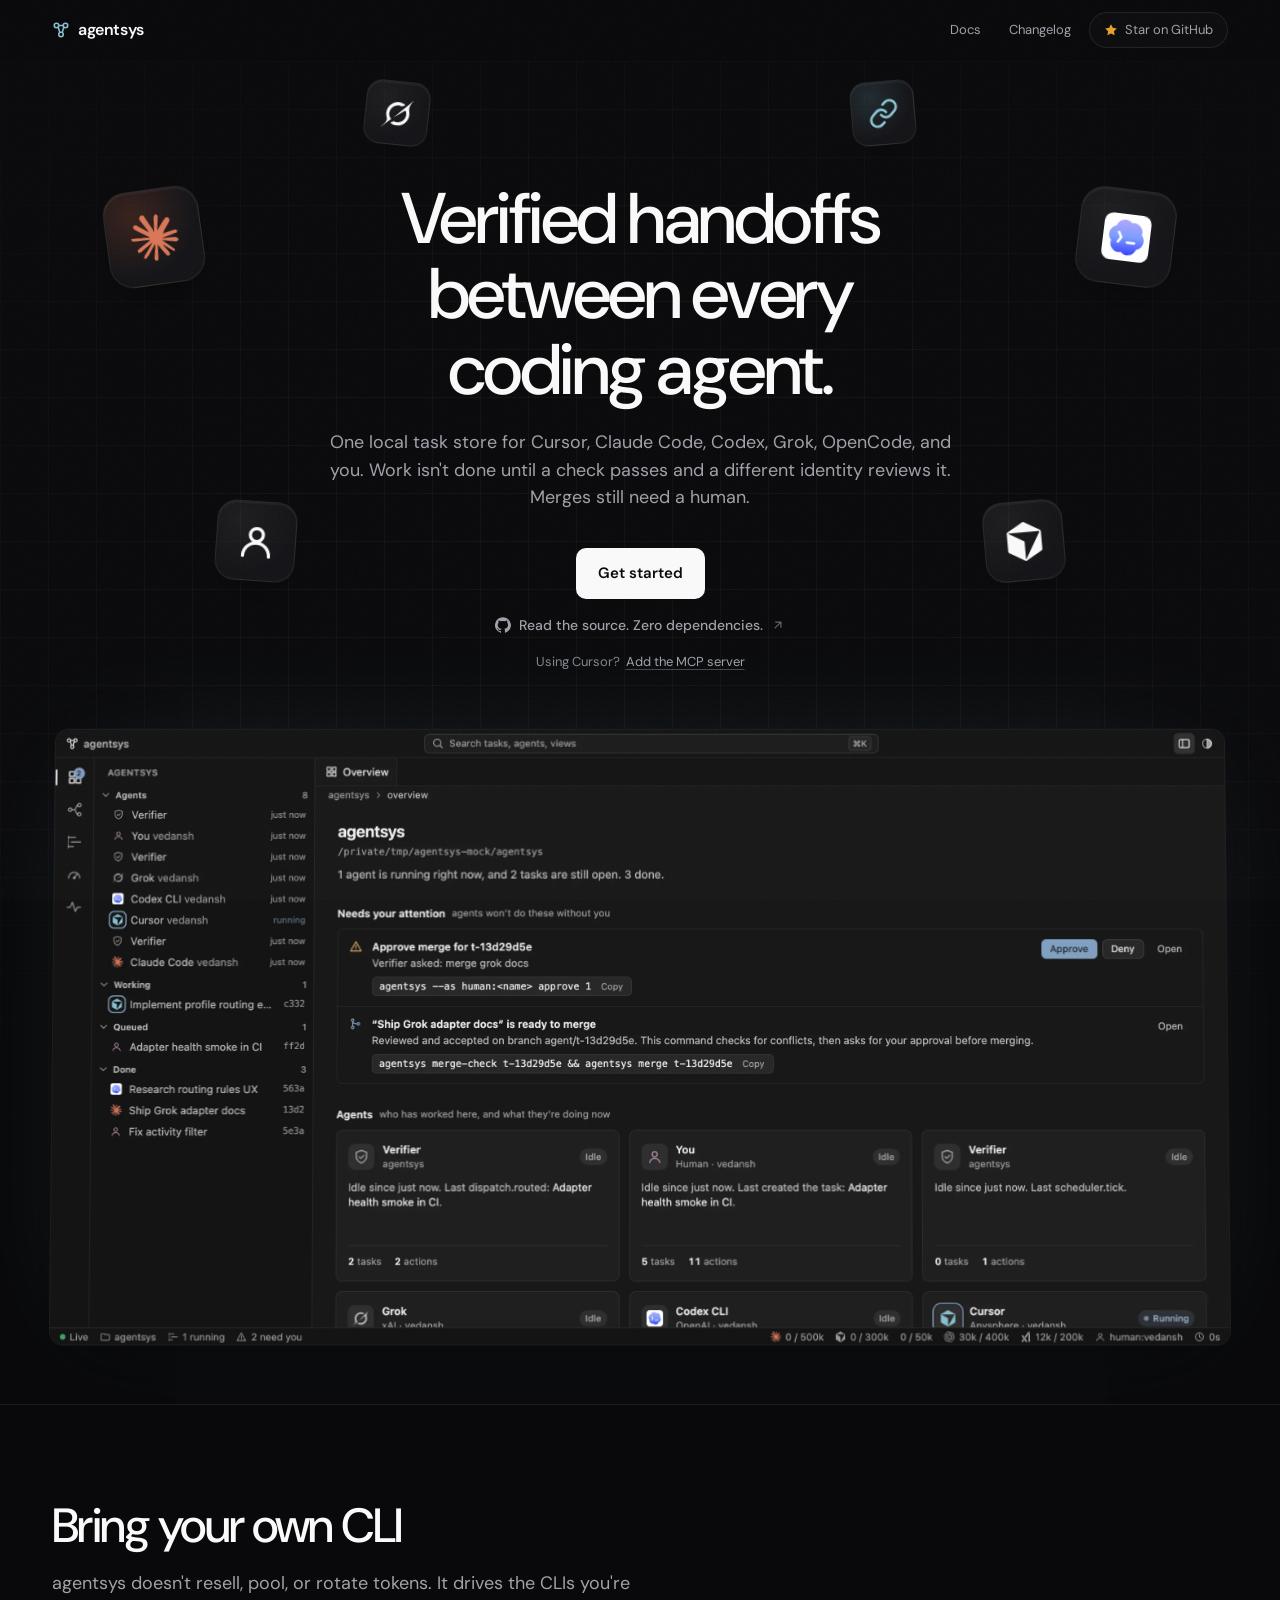
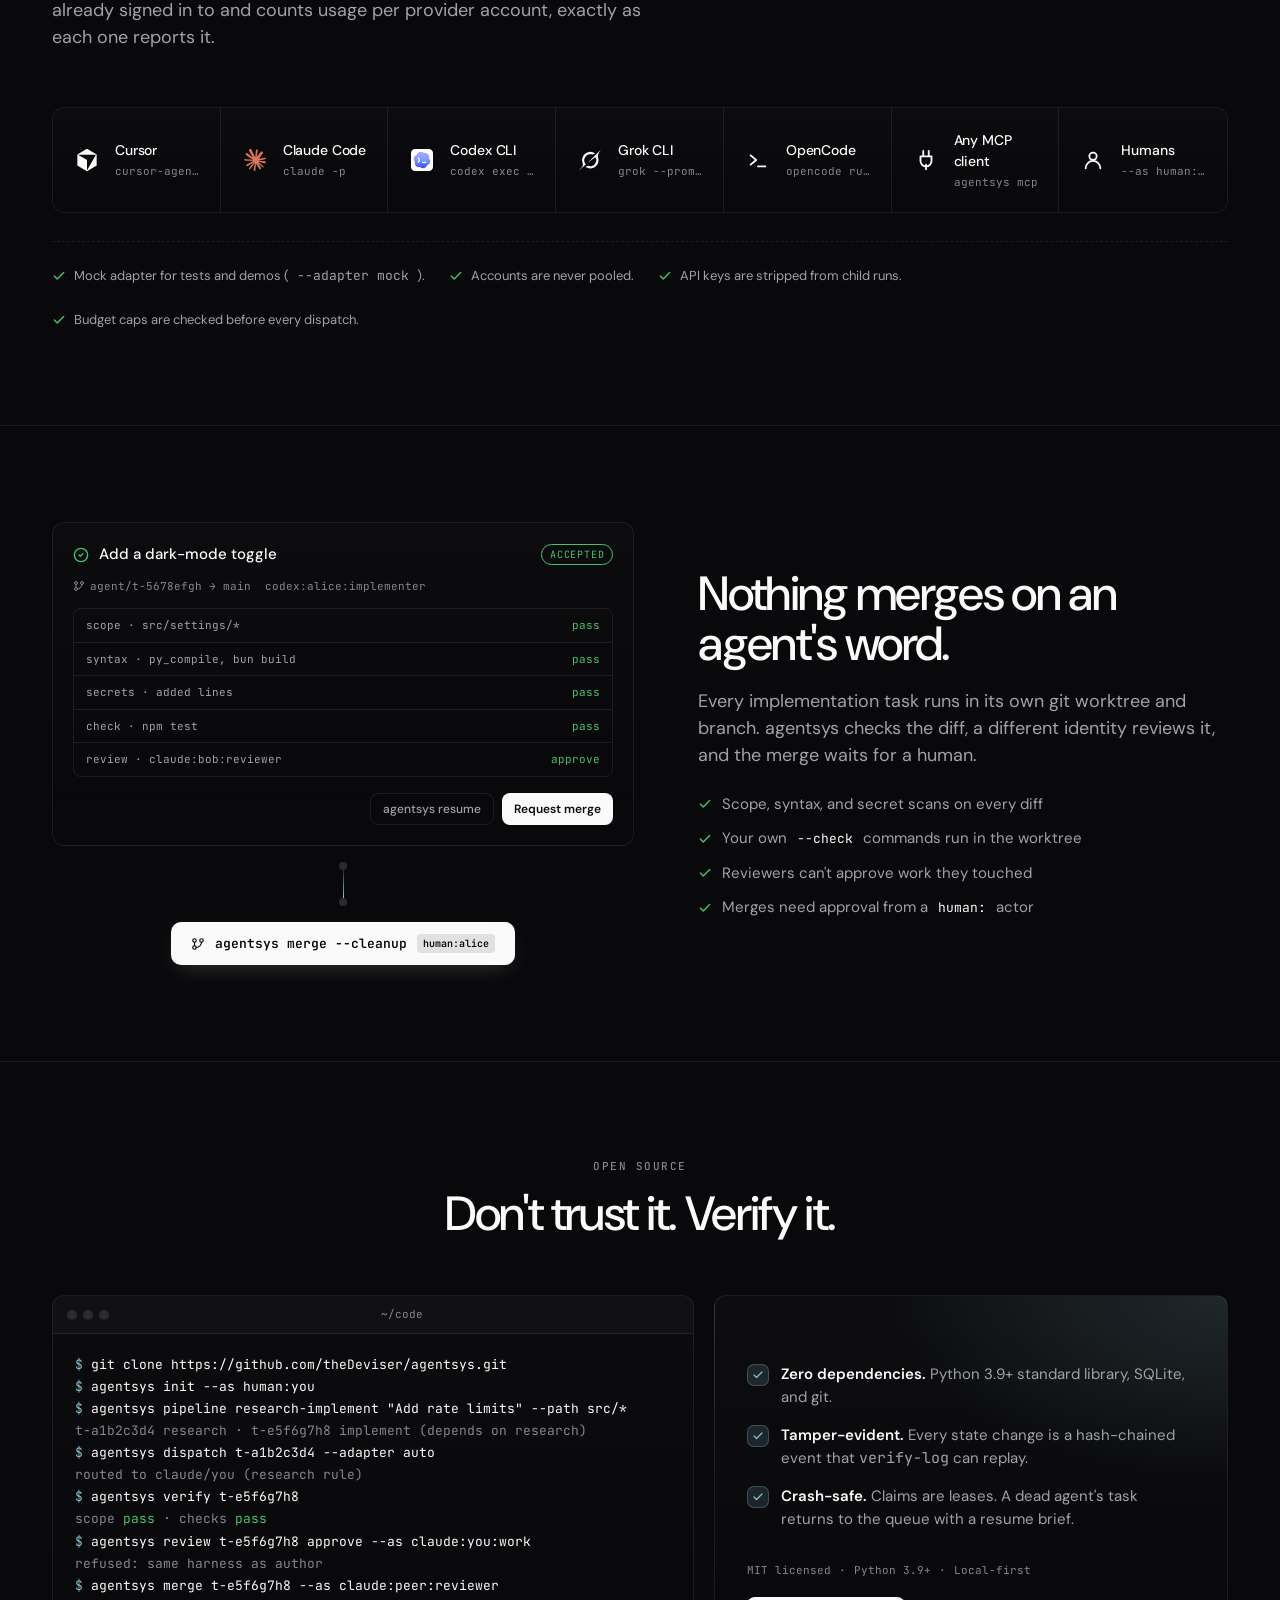
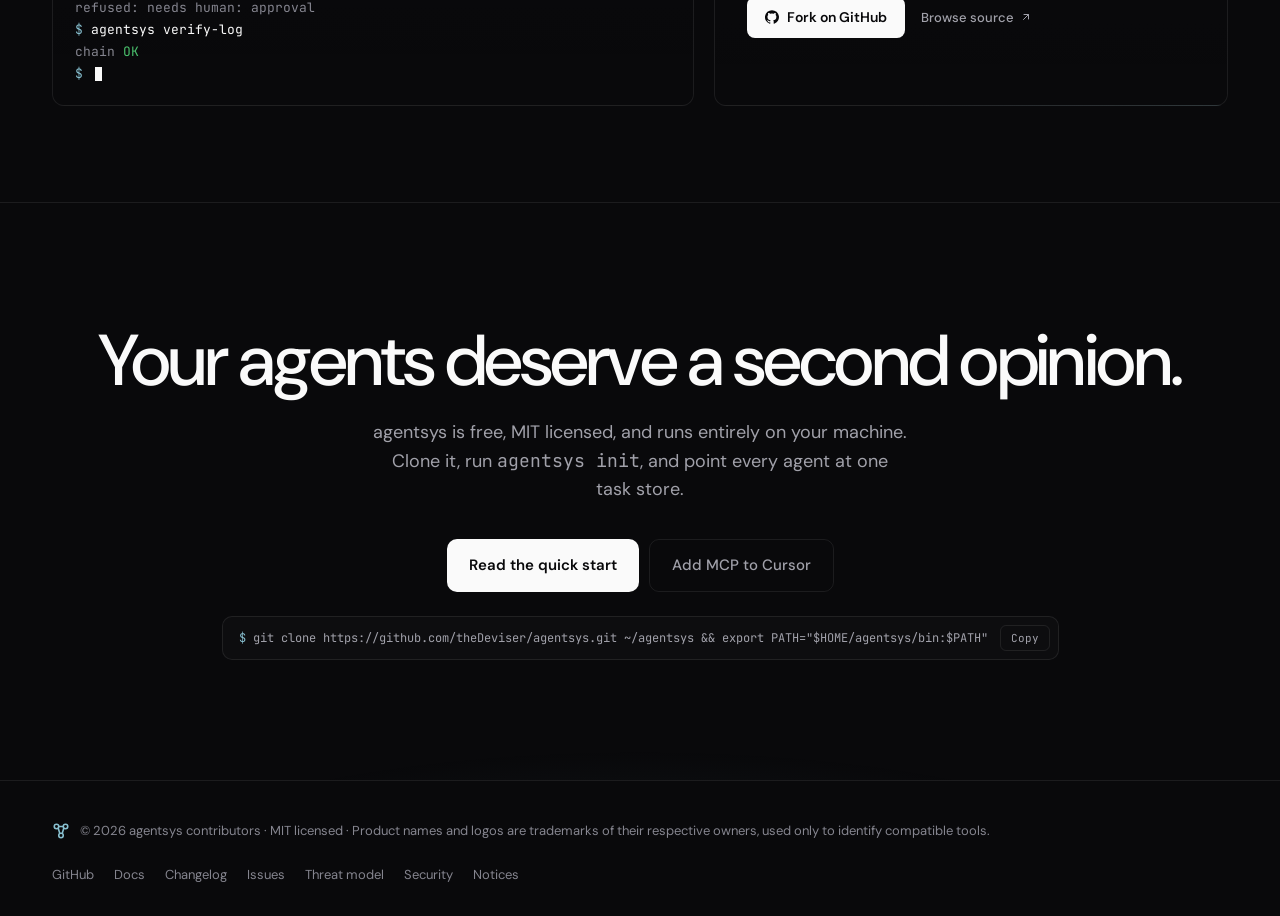
<file: site/index.html>
<!doctype html>
<html lang="en">
<head>
<meta charset="utf-8">
<meta name="viewport" content="width=device-width, initial-scale=1">
<title>agentsys — verified handoffs between coding agents</title>
<meta name="description" content="One local task store for Cursor, Claude Code, Codex, Grok, OpenCode, and you. Work isn't done until a check passes and a different identity reviews it. Merges need a human.">
<meta property="og:title" content="agentsys — verified handoffs between coding agents">
<meta property="og:description" content="Local-first coordination for Cursor, Claude Code, Codex, Grok, OpenCode, and humans. Gates, independent review, hash-chained audit log.">
<meta property="og:image" content="https://thedeviser.github.io/agentsys/img/dashboard-overview.webp">
<meta name="theme-color" content="#09090b">
<link rel="icon" href="data:image/svg+xml,%3Csvg xmlns='http://www.w3.org/2000/svg' viewBox='0 0 16 16' fill='none' stroke='%2388C0D0' stroke-width='1.4'%3E%3Ccircle cx='4' cy='4' r='2'/%3E%3Ccircle cx='12' cy='4' r='2'/%3E%3Ccircle cx='8' cy='12' r='2'/%3E%3Cpath d='M5.5 5.4 7 10.4M10.5 5.4 9 10.4M6 4h4'/%3E%3C/svg%3E">
<link rel="preconnect" href="https://fonts.googleapis.com">
<link rel="preconnect" href="https://fonts.gstatic.com" crossorigin>
<link href="https://fonts.googleapis.com/css2?family=DM+Sans:wght@400;500;600&family=JetBrains+Mono:wght@400;500&display=swap" rel="stylesheet">
<link rel="stylesheet" href="css/site.css">
</head>
<body>
<svg width="0" height="0" style="position:absolute" aria-hidden="true">
  <symbol id="i-mark" viewBox="0 0 16 16" fill="none" stroke="currentColor" stroke-width="1.4"><circle cx="4" cy="4" r="2"/><circle cx="12" cy="4" r="2"/><circle cx="8" cy="12" r="2"/><path d="M5.5 5.4 7 10.4M10.5 5.4 9 10.4M6 4h4"/></symbol>
  <symbol id="i-check" viewBox="0 0 24 24" fill="none" stroke="currentColor" stroke-width="2.4" stroke-linecap="round" stroke-linejoin="round"><path d="M20 6 9 17l-5-5"/></symbol>
  <symbol id="i-check-circle" viewBox="0 0 24 24" fill="none" stroke="currentColor" stroke-width="2" stroke-linecap="round" stroke-linejoin="round"><circle cx="12" cy="12" r="10"/><path d="m9 12 2 2 4-4"/></symbol>
  <symbol id="i-branch" viewBox="0 0 24 24" fill="none" stroke="currentColor" stroke-width="2" stroke-linecap="round" stroke-linejoin="round"><circle cx="6" cy="6" r="3"/><circle cx="6" cy="18" r="3"/><circle cx="18" cy="6" r="3"/><path d="M6 9v6M18 9a9 9 0 0 1-9 9"/></symbol>
  <symbol id="i-chain" viewBox="0 0 24 24" fill="none" stroke="currentColor" stroke-width="2" stroke-linecap="round" stroke-linejoin="round"><path d="M10 13a5 5 0 0 0 7.54.54l3-3a5 5 0 0 0-7.07-7.07l-1.72 1.71"/><path d="M14 11a5 5 0 0 0-7.54-.54l-3 3a5 5 0 0 0 7.07 7.07l1.71-1.71"/></symbol>
  <symbol id="i-user" viewBox="0 0 24 24" fill="none" stroke="currentColor" stroke-width="2" stroke-linecap="round" stroke-linejoin="round"><circle cx="12" cy="8" r="4"/><path d="M4 21a8 8 0 0 1 16 0"/></symbol>
  <symbol id="i-plug" viewBox="0 0 24 24" fill="none" stroke="currentColor" stroke-width="2" stroke-linecap="round" stroke-linejoin="round"><path d="M12 22v-5M9 8V2M15 8V2M18 8v5a6 6 0 0 1-12 0V8z"/></symbol>
  <symbol id="i-terminal" viewBox="0 0 24 24" fill="none" stroke="currentColor" stroke-width="2" stroke-linecap="round" stroke-linejoin="round"><path d="m4 17 6-5-6-5M12 19h8"/></symbol>
  <symbol id="i-arrow" viewBox="0 0 24 24" fill="none" stroke="currentColor" stroke-width="2" stroke-linecap="round" stroke-linejoin="round"><path d="M7 17 17 7M8 7h9v9"/></symbol>
  <symbol id="i-star" viewBox="0 0 24 24" fill="currentColor"><path d="m12 2 3.1 6.3 6.9 1-5 4.9 1.2 6.8L12 17.8 5.8 21l1.2-6.8-5-4.9 6.9-1z"/></symbol>
  <symbol id="i-github" viewBox="0 0 24 24" fill="currentColor"><path d="M12 .3a12 12 0 0 0-3.8 23.4c.6.1.8-.3.8-.6v-2c-3.3.7-4-1.6-4-1.6-.6-1.4-1.4-1.8-1.4-1.8-1-.7.1-.7.1-.7 1.2.1 1.8 1.2 1.8 1.2 1 1.8 2.8 1.3 3.5 1 0-.8.4-1.3.7-1.6-2.7-.3-5.5-1.3-5.5-6 0-1.2.5-2.3 1.3-3.1-.2-.4-.6-1.6 0-3.2 0 0 1-.3 3.4 1.2a11.5 11.5 0 0 1 6 0c2.3-1.5 3.3-1.2 3.3-1.2.6 1.6.2 2.8 0 3.2.9.8 1.3 1.9 1.3 3.2 0 4.6-2.8 5.6-5.5 5.9.5.4.9 1 .9 2.2v3.3c0 .3.1.7.8.6A12 12 0 0 0 12 .3"/></symbol>
</svg>

<nav class="nav" id="nav">
  <div class="nav-inner">
    <a class="nav-brand" href="./" aria-label="agentsys home"><svg width="18" height="18"><use href="#i-mark"/></svg>agentsys</a>
    <div class="nav-right">
      <a class="nav-link hide-sm" href="docs/index.html">Docs</a>
      <a class="nav-link" href="changelog.html">Changelog</a>
      <a class="nav-stars" href="https://github.com/theDeviser/agentsys" target="_blank" rel="noopener noreferrer"><svg width="14" height="14"><use href="#i-star"/></svg><span>Star on GitHub</span></a>
    </div>
  </div>
</nav>

<main>
  <section class="hero">
    <div class="hero-grid"></div>
    <div class="hero-float" id="hero-float" aria-hidden="true">
      <span class="hero-float-mark hf-grok"><span class="hero-float-card"><img src="img/icons/grok.svg" alt="" width="24" height="24"></span></span>
      <span class="hero-float-mark hf-chain"><span class="hero-float-card"><svg style="color:var(--accent)"><use href="#i-chain"/></svg></span></span>
      <span class="hero-float-mark hf-claude"><span class="hero-float-card"><img src="img/icons/claude.svg" alt="" width="24" height="24"></span></span>
      <span class="hero-float-mark hf-codex"><span class="hero-float-card"><img src="img/icons/codex.svg" alt="" width="24" height="24"></span></span>
      <span class="hero-float-mark hf-human"><span class="hero-float-card"><svg><use href="#i-user"/></svg></span></span>
      <span class="hero-float-mark hf-cursor"><span class="hero-float-card"><img src="img/icons/cursor.svg" alt="" width="24" height="24"></span></span>
    </div>
    <div class="container hero-inner">
      <h1 class="hero-title display" data-rise><span>Verified handoffs</span><br><span>between every</span><br><span>coding agent.</span></h1>
      <p class="hero-sub" data-rise style="--d:.3s">One local task store for Cursor, Claude Code, Codex, Grok, OpenCode, and you. Work isn't done until a check passes and a different identity reviews it. Merges still need a human.</p>
      <div class="hero-actions" data-rise style="--d:.4s">
        <a class="btn btn-primary btn-lg" href="#get-started">Get started</a>
        <a class="hero-source-link" href="https://github.com/theDeviser/agentsys" target="_blank" rel="noopener noreferrer"><svg width="16" height="16"><use href="#i-github"/></svg><span>Read the source. Zero dependencies.</span><svg class="arrow" width="14" height="14"><use href="#i-arrow"/></svg></a>
        <p class="hero-mobile-line">Using Cursor? <a href="#" data-install="cursor">Add the MCP server</a></p>
      </div>
      <div data-rise style="--d:.52s">
        <div class="hero-preview">
          <figure class="hero-screenshot-frame">
            <img src="img/dashboard-overview.webp" alt="The agentsys dashboard: agents, budgets, and the decisions waiting on you" width="2880" height="1512" fetchpriority="high">
          </figure>
        </div>
      </div>
    </div>
  </section>

  <section id="harnesses">
    <div class="container">
      <div class="section-head">
        <h2>Bring your own CLI</h2>
        <p>agentsys doesn't resell, pool, or rotate tokens. It drives the CLIs you're already signed in to and counts usage per provider account, exactly as each one reports it.</p>
      </div>
      <div class="harness-grid">
        <div class="harness"><div class="harness-mark"><img src="img/icons/cursor.svg" alt="" width="22" height="22"></div><div class="harness-meta"><div class="harness-name">Cursor</div><div class="harness-tag">cursor-agent -p</div></div></div>
        <div class="harness"><div class="harness-mark"><img src="img/icons/claude.svg" alt="" width="22" height="22"></div><div class="harness-meta"><div class="harness-name">Claude Code</div><div class="harness-tag">claude -p</div></div></div>
        <div class="harness"><div class="harness-mark"><img src="img/icons/codex.svg" alt="" width="22" height="22"></div><div class="harness-meta"><div class="harness-name">Codex CLI</div><div class="harness-tag">codex exec --json</div></div></div>
        <div class="harness"><div class="harness-mark"><img src="img/icons/grok.svg" alt="" width="22" height="22"></div><div class="harness-meta"><div class="harness-name">Grok CLI</div><div class="harness-tag">grok --prompt-file</div></div></div>
        <div class="harness"><div class="harness-mark"><svg><use href="#i-terminal"/></svg></div><div class="harness-meta"><div class="harness-name">OpenCode</div><div class="harness-tag">opencode run --format json</div></div></div>
        <div class="harness"><div class="harness-mark"><svg><use href="#i-plug"/></svg></div><div class="harness-meta"><div class="harness-name">Any MCP client</div><div class="harness-tag">agentsys mcp</div></div></div>
        <div class="harness"><div class="harness-mark"><svg><use href="#i-user"/></svg></div><div class="harness-meta"><div class="harness-name">Humans</div><div class="harness-tag">--as human:you</div></div></div>
      </div>
      <div class="harness-footer">
        <span><svg width="14" height="14"><use href="#i-check"/></svg>Mock adapter for tests and demos (<code>--adapter mock</code>).</span>
        <span><svg width="14" height="14"><use href="#i-check"/></svg>Accounts are never pooled.</span>
        <span><svg width="14" height="14"><use href="#i-check"/></svg>API keys are stripped from child runs.</span>
        <span><svg width="14" height="14"><use href="#i-check"/></svg>Budget caps are checked before every dispatch.</span>
      </div>
    </div>
  </section>

  <section id="gate">
    <div class="container gate-inner">
      <div class="gate-visual" role="img" aria-label="A task that passed verification and review, waiting for a human to merge it">
        <div class="tile task-card">
          <div class="task-head"><svg width="16" height="16"><use href="#i-check-circle"/></svg><span class="task-title">Add a dark-mode toggle</span><span class="task-status">Accepted</span></div>
          <div class="task-meta"><span><svg width="12" height="12"><use href="#i-branch"/></svg>agent/t-5678efgh → main</span><span>codex:alice:implementer</span></div>
          <div class="task-checks">
            <div><code>scope · src/settings/*</code><span class="pass">pass</span></div>
            <div><code>syntax · py_compile, bun build</code><span class="pass">pass</span></div>
            <div><code>secrets · added lines</code><span class="pass">pass</span></div>
            <div><code>check · npm test</code><span class="pass">pass</span></div>
            <div><code>review · claude:bob:reviewer</code><span class="pass">approve</span></div>
          </div>
          <div class="task-foot"><span class="btn btn-ghost">agentsys resume</span><span class="btn btn-primary">Request merge</span></div>
        </div>
        <div class="trail"><div class="trail-dot"></div><div class="trail-line"></div><div class="trail-dot"></div></div>
        <div class="merge-shell"><span class="merge-button"><svg width="14" height="14"><use href="#i-branch"/></svg>agentsys merge --cleanup<span class="merge-kbd">human:alice</span></span></div>
      </div>
      <div class="section-head" style="margin-bottom:0">
        <h2>Nothing merges on an agent's word.</h2>
        <p>Every implementation task runs in its own git worktree and branch. agentsys checks the diff, a different identity reviews it, and the merge waits for a human.</p>
        <ul class="checklist">
          <li><svg width="14" height="14"><use href="#i-check"/></svg>Scope, syntax, and secret scans on every diff</li>
          <li><svg width="14" height="14"><use href="#i-check"/></svg>Your own <code>--check</code> commands run in the worktree</li>
          <li><svg width="14" height="14"><use href="#i-check"/></svg>Reviewers can't approve work they touched</li>
          <li><svg width="14" height="14"><use href="#i-check"/></svg>Merges need approval from a <code>human:</code> actor</li>
        </ul>
      </div>
    </div>
  </section>

  <section id="open">
    <div class="container">
      <div class="section-head open-head"><div class="eyebrow">Open source</div><h2>Don't trust it. Verify it.</h2></div>
      <div class="open-grid">
        <div class="tile">
          <div class="term-head"><i></i><i></i><i></i><span class="term-title">~/code</span></div>
          <div class="term-body">
            <div><span class="prompt">$</span>git clone https://github.com/theDeviser/agentsys.git</div>
            <div><span class="prompt">$</span>agentsys init --as human:you</div>
            <div><span class="prompt">$</span>agentsys pipeline research-implement "Add rate limits" --path src/*</div>
            <div class="dim">t-a1b2c3d4 research · t-e5f6g7h8 implement (depends on research)</div>
            <div><span class="prompt">$</span>agentsys dispatch t-a1b2c3d4 --adapter auto</div>
            <div class="dim">routed to claude/you (research rule)</div>
            <div><span class="prompt">$</span>agentsys verify t-e5f6g7h8</div>
            <div class="dim">scope <span class="ok">pass</span> · checks <span class="ok">pass</span></div>
            <div><span class="prompt">$</span>agentsys review t-e5f6g7h8 approve --as claude:you:work</div>
            <div class="dim">refused: same harness as author</div>
            <div><span class="prompt">$</span>agentsys merge t-e5f6g7h8 --as claude:peer:reviewer</div>
            <div class="dim">refused: needs human: approval</div>
            <div><span class="prompt">$</span>agentsys verify-log</div>
            <div class="dim">chain <span class="ok">OK</span></div>
            <div class="cursor"><span class="prompt">$</span><span class="caret"></span></div>
          </div>
        </div>
        <div class="tile open-pitch">
          <ul class="pitch-list">
            <li><span class="pitch-mark"><svg width="12" height="12"><use href="#i-check"/></svg></span><span><strong>Zero dependencies.</strong> Python 3.9+ standard library, SQLite, and git.</span></li>
            <li><span class="pitch-mark"><svg width="12" height="12"><use href="#i-check"/></svg></span><span><strong>Tamper-evident.</strong> Every state change is a hash-chained event that <code>verify-log</code> can replay.</span></li>
            <li><span class="pitch-mark"><svg width="12" height="12"><use href="#i-check"/></svg></span><span><strong>Crash-safe.</strong> Claims are leases. A dead agent's task returns to the queue with a resume brief.</span></li>
          </ul>
          <div class="pitch-footer">
            <div class="pitch-meta"><span>MIT licensed</span><span>·</span><span>Python 3.9+</span><span>·</span><span>Local-first</span></div>
            <div class="pitch-actions">
              <a class="btn btn-primary" href="https://github.com/theDeviser/agentsys/fork" target="_blank" rel="noopener noreferrer"><svg width="14" height="14"><use href="#i-github"/></svg>Fork on GitHub</a>
              <a class="source-link" href="https://github.com/theDeviser/agentsys" target="_blank" rel="noopener noreferrer">Browse source<svg width="12" height="12"><use href="#i-arrow"/></svg></a>
            </div>
          </div>
        </div>
      </div>
    </div>
  </section>

  <section id="get-started" class="sec-cta">
    <div class="container cta-inner">
      <h2 class="display cta-title">Your agents deserve a second opinion.</h2>
      <p class="cta-sub">agentsys is free, MIT licensed, and runs entirely on your machine. Clone it, run <code>agentsys init</code>, and point every agent at one task store.</p>
      <div class="cta-actions">
        <a class="btn btn-primary btn-lg" href="https://github.com/theDeviser/agentsys#quick-start">Read the quick start</a>
        <a class="btn btn-ghost btn-lg" href="#" data-install="cursor">Add MCP to Cursor</a>
      </div>
      <div class="install-line"><code id="install-cmd">git clone https://github.com/theDeviser/agentsys.git ~/agentsys &amp;&amp; export PATH="$HOME/agentsys/bin:$PATH"</code><button type="button" class="copy-btn" data-copy="install-cmd">Copy</button></div>
    </div>
  </section>
</main>

<footer class="footer">
  <div class="footer-inner">
    <div class="footer-brand"><svg width="18" height="18"><use href="#i-mark"/></svg><span>© 2026 agentsys contributors · MIT licensed · Product names and logos are trademarks of their respective owners, used only to identify compatible tools.</span></div>
    <div class="footer-links">
      <a href="https://github.com/theDeviser/agentsys" target="_blank" rel="noopener noreferrer">GitHub</a>
      <a href="docs/index.html">Docs</a>
      <a href="changelog.html">Changelog</a>
      <a href="https://github.com/theDeviser/agentsys/issues">Issues</a>
      <a href="docs/threat-model.html">Threat model</a>
      <a href="docs/security.html">Security</a>
      <a href="THIRD_PARTY_NOTICES.md">Notices</a>
    </div>
  </div>
</footer>

<script type="module" src="js/site.js"></script>
</body>
</html>
</file>
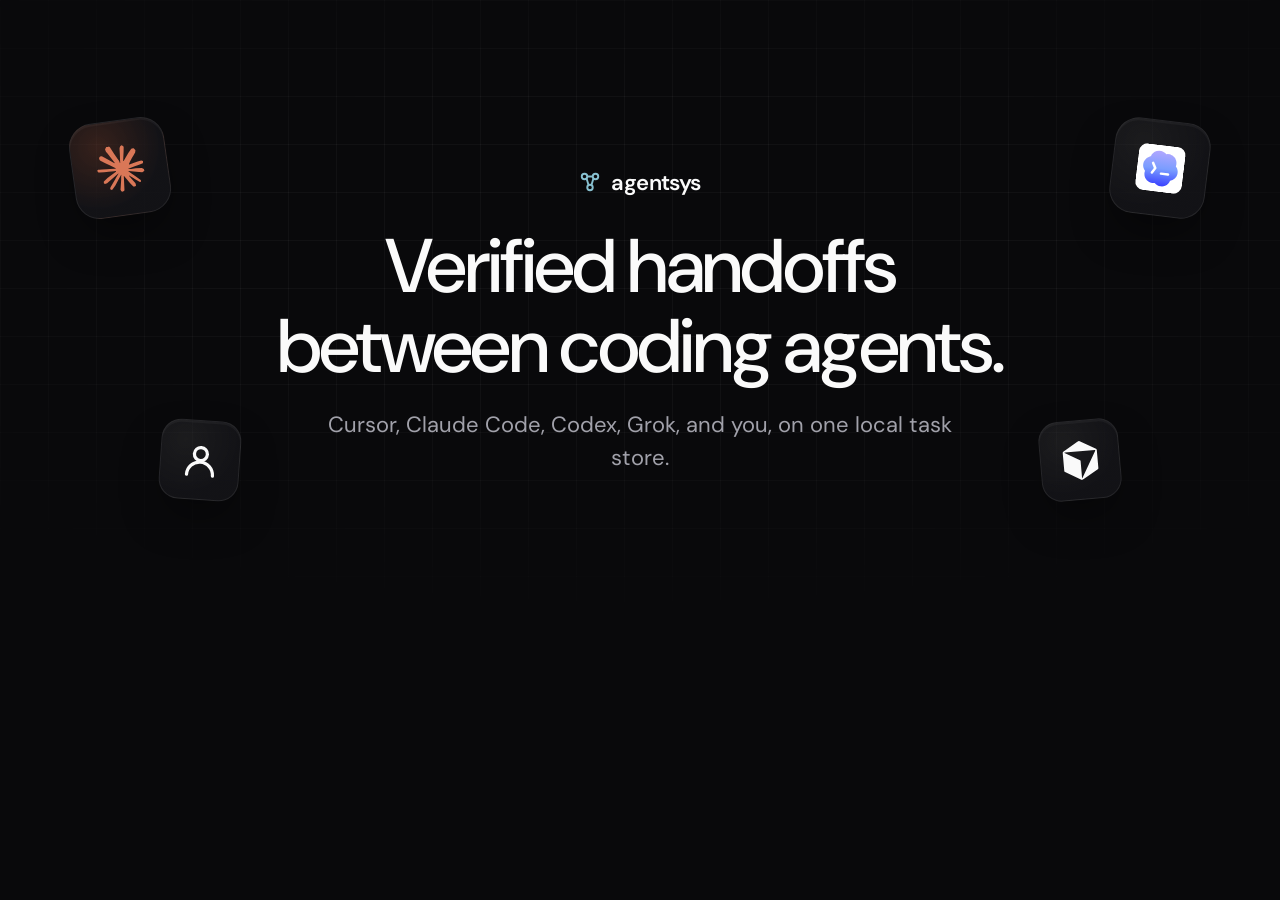
<file: site/banner.html>
<!doctype html>
<html lang="en">
<head>
<meta charset="utf-8">
<link href="https://fonts.googleapis.com/css2?family=DM+Sans:wght@400;500;600&family=JetBrains+Mono:wght@400;500&display=swap" rel="stylesheet">
<link rel="stylesheet" href="css/site.css">
<style>
  body { width: 1280px; height: 640px; min-height: 0; overflow: hidden; }
  body::after { display: none; }
  .wrap { position: relative; height: 100%; display: grid; place-items: center; text-align: center; }
  .brand { display: inline-flex; align-items: center; gap: 10px; margin-bottom: 28px; font-size: 22px; font-weight: 600; letter-spacing: -.025em; }
  .brand svg { color: var(--accent); }
  h1 { font-size: 76px; max-width: 16ch; margin: 0 auto; }
  p { margin: 22px auto 0; max-width: 44ch; font-size: 22px; color: var(--fg-muted); }
  .hero-float-card { animation: none; transform: rotate(var(--rot)); }
  .hf-claude { --x: -520px; --y: 120px; }
  .hf-codex { --x: 520px; --y: 120px; }
  .hf-human { --x: -440px; --y: 420px; }
  .hf-cursor { --x: 440px; --y: 420px; }
</style>
</head>
<body>
<div class="wrap">
  <div class="hero-grid"></div>
  <div class="hero-float">
    <span class="hero-float-mark hf-claude"><span class="hero-float-card"><img src="img/icons/claude.svg" alt="" width="24" height="24"></span></span>
    <span class="hero-float-mark hf-codex"><span class="hero-float-card"><img src="img/icons/codex.svg" alt="" width="24" height="24"></span></span>
    <span class="hero-float-mark hf-human"><span class="hero-float-card"><svg viewBox="0 0 24 24" fill="none" stroke="currentColor" stroke-width="2" stroke-linecap="round"><circle cx="12" cy="8" r="4"/><path d="M4 21a8 8 0 0 1 16 0"/></svg></span></span>
    <span class="hero-float-mark hf-cursor"><span class="hero-float-card"><img src="img/icons/cursor.svg" alt="" width="24" height="24"></span></span>
  </div>
  <div>
    <div class="brand"><svg width="22" height="22" viewBox="0 0 16 16" fill="none" stroke="currentColor" stroke-width="1.4"><circle cx="4" cy="4" r="2"/><circle cx="12" cy="4" r="2"/><circle cx="8" cy="12" r="2"/><path d="M5.5 5.4 7 10.4M10.5 5.4 9 10.4M6 4h4"/></svg>agentsys</div>
    <h1 class="display">Verified handoffs between coding agents.</h1>
    <p>Cursor, Claude Code, Codex, Grok, and you, on one local task store.</p>
  </div>
</div>
</body>
</html>
</file>
<file: site/css/site.css>
:root {
  --bg: #09090b;
  --bg-card: #111113;
  --fg: #fafafa;
  --fg-muted: #a1a1aa;
  --fg-dim: #85858f;
  --border: #ffffff14;
  --border-strong: #ffffff24;
  --accent: #88c0d0;
  --accent-dim: color-mix(in srgb, var(--accent) 15%, transparent);
  --ok: oklch(72% .16 150);
  --warn: oklch(76% .15 75);
  --font-sans: "DM Sans", -apple-system, BlinkMacSystemFont, system-ui, sans-serif;
  --font-mono: "JetBrains Mono", ui-monospace, SFMono-Regular, Menlo, Monaco, monospace;
  --radius: 12px;
  --ease: cubic-bezier(.2, .7, .2, 1);
}

* { box-sizing: border-box; margin: 0; padding: 0; }
html { color-scheme: dark; scroll-behavior: smooth; }
body {
  background: var(--bg);
  color: var(--fg);
  font-family: var(--font-sans);
  -webkit-font-smoothing: antialiased;
  min-height: 100vh;
  line-height: 1.5;
  overflow-x: hidden;
}
body::after {
  content: "";
  pointer-events: none;
  position: fixed;
  inset: 0;
  z-index: 9999;
  opacity: .035;
  background-image: url("data:image/svg+xml,%3Csvg viewBox='0 0 256 256' xmlns='http://www.w3.org/2000/svg'%3E%3Cfilter id='n'%3E%3CfeTurbulence type='fractalNoise' baseFrequency='0.9' numOctaves='4' stitchTiles='stitch'/%3E%3C/filter%3E%3Crect width='100%25' height='100%25' filter='url(%23n)'/%3E%3C/svg%3E");
  background-size: 256px 256px;
}
a { color: inherit; text-decoration: none; }
button { cursor: pointer; color: inherit; background: none; border: 0; font: inherit; }
img, svg { max-width: 100%; display: block; }
code { font-family: var(--font-mono); }
code, .eyebrow, .harness-tag, .task-meta, .task-checks, .merge-button, .term-body, .pitch-meta, .install-line { font-variant-ligatures: none; }
:focus-visible { outline: 2px solid var(--accent); outline-offset: 2px; border-radius: 4px; }

.container { width: 100%; max-width: 1240px; margin: 0 auto; padding: 0 32px; }
.eyebrow {
  font-family: var(--font-mono);
  font-size: 11px;
  font-weight: 500;
  letter-spacing: .14em;
  text-transform: uppercase;
  color: var(--fg-dim);
}
.display { font-weight: 500; letter-spacing: -.035em; line-height: 1.05; text-wrap: balance; }
.tile {
  position: relative;
  overflow: hidden;
  border: 1px solid var(--border);
  border-radius: var(--radius);
  background: linear-gradient(#ffffff04, #ffffff00);
}

.btn {
  display: inline-flex;
  align-items: center;
  justify-content: center;
  gap: 8px;
  padding: 10px 18px;
  border-radius: 8px;
  font-size: 14px;
  font-weight: 500;
  white-space: nowrap;
  transition: transform .18s, background .18s, border-color .18s, color .18s;
}
.btn-primary { background: var(--fg); color: #09090b; font-weight: 600; }
.btn-primary:hover { background: #fff; transform: translateY(-1px); }
.btn-primary:active { transform: none; }
.btn-ghost { color: var(--fg-muted); border: 1px solid var(--border); }
.btn-ghost:hover { color: var(--fg); border-color: var(--border-strong); background: #ffffff05; }
.btn-lg { padding: 14px 22px; border-radius: 10px; font-size: 15px; }

/* Nav */
.nav {
  position: sticky;
  top: 0;
  z-index: 50;
  background: color-mix(in srgb, var(--bg) 75%, transparent);
  backdrop-filter: blur(12px);
  border-bottom: 1px solid transparent;
  transition: border-color .3s;
}
.nav.is-scrolled { border-bottom-color: var(--border); }
.nav-inner {
  display: flex;
  align-items: center;
  justify-content: space-between;
  gap: 24px;
  max-width: 1240px;
  margin: 0 auto;
  padding: 12px 32px;
}
.nav-brand { display: inline-flex; align-items: center; gap: 8px; font-size: 16px; font-weight: 600; letter-spacing: -.025em; }
.nav-brand svg { color: var(--accent); }
.nav-right { display: inline-flex; align-items: center; gap: 8px; }
.nav-link { padding: 0 10px; font-size: 13px; color: var(--fg-muted); transition: color .18s; }
.nav-link:hover { color: var(--fg); }
.nav-stars {
  display: inline-flex;
  align-items: center;
  gap: 7px;
  height: 36px;
  padding: 0 14px;
  border: 1px solid var(--border);
  border-radius: 999px;
  background: #ffffff05;
  font-size: 13px;
  color: var(--fg-muted);
  white-space: nowrap;
  transition: color .18s, border-color .18s, background .18s;
}
.nav-stars:hover { color: var(--fg); border-color: var(--border-strong); background: #ffffff0a; }
.nav-stars svg { color: var(--warn); }

/* Sections */
section { position: relative; padding: 96px 0; border-top: 1px solid var(--border); }
.section-head { max-width: 720px; margin-bottom: 56px; }
.section-head .eyebrow { display: block; margin-bottom: 14px; }
.section-head h2 { margin-bottom: 18px; font-size: clamp(32px, 4vw, 48px); font-weight: 500; letter-spacing: -.035em; line-height: 1.05; }
.section-head p { max-width: 620px; font-size: 18px; color: var(--fg-muted); }
.checklist { display: flex; flex-direction: column; gap: 12px; margin-top: 24px; list-style: none; }
.checklist li { display: flex; align-items: center; gap: 10px; font-size: 15px; color: var(--fg-muted); }
.checklist svg { flex-shrink: 0; color: var(--ok); }
.checklist code { font-size: 13px; color: var(--fg); }

/* Hero */
.hero { padding: 72px 0 60px; border-top: 0; overflow: hidden; }
.hero-grid {
  position: absolute;
  inset: 0;
  pointer-events: none;
  background-image: linear-gradient(90deg, #ffffff09 1px, transparent 1px), linear-gradient(#ffffff09 1px, transparent 1px);
  background-size: 48px 48px;
  mask-image: radial-gradient(80% 60% at 50% 40%, #000 40%, transparent 100%);
}
.hero-inner { position: relative; text-align: center; }
.hero-title { max-width: 20ch; margin: 48px auto 22px; font-size: clamp(38px, 5.6vw, 76px); text-wrap: balance; }
.hero-title span { display: inline-block; }
.hero-sub { max-width: 640px; margin: 0 auto 36px; font-size: clamp(16px, 1.4vw, 19px); line-height: 1.55; color: var(--fg-muted); text-wrap: pretty; }
.hero-actions { display: flex; flex-direction: column; align-items: center; gap: 16px; margin-bottom: 56px; }
.hero-source-link { display: inline-flex; align-items: center; gap: 8px; font-size: 14px; font-weight: 500; color: var(--fg-muted); transition: color .18s; }
.hero-source-link:hover { color: var(--fg); }
.hero-source-link .arrow { opacity: .6; transition: transform .18s, opacity .18s; }
.hero-source-link:hover .arrow { opacity: 1; transform: translate(2px, -2px); }
.hero-mobile-line { display: inline-flex; flex-wrap: wrap; justify-content: center; gap: 6px; font-size: 13px; color: var(--fg-dim); }
.hero-mobile-line a { color: var(--fg-muted); text-decoration: underline; text-decoration-color: #a1a1aa66; text-underline-offset: 3px; transition: color .18s, text-decoration-color .18s; }
.hero-mobile-line a:hover { color: var(--fg); text-decoration-color: var(--fg); }

.hero-float { position: absolute; inset: 0; z-index: 1; pointer-events: none; --px: 0px; --py: 0px; }
.hero-float-mark {
  position: absolute;
  left: calc(50% + var(--x));
  top: var(--y);
  width: var(--s);
  height: var(--s);
  margin-left: calc(var(--s) / -2);
  translate: calc(var(--px) * var(--depth)) calc(var(--py) * var(--depth));
  transition: translate .7s var(--ease);
}
.hero-float-card {
  display: grid;
  place-items: center;
  width: 100%;
  height: 100%;
  border: 1px solid var(--border);
  border-radius: 25%;
  background: radial-gradient(circle at 30% 25%, var(--tint, #ffffff14), #141418eb 65%);
  box-shadow: 0 20px 48px -16px #000000a6, inset 0 2px #ffffff0a;
  color: var(--fg);
  animation: mark-in .9s var(--ease) var(--d) both, mark-drift var(--dur) ease-in-out calc(var(--d) + .9s) infinite;
}
.hero-float-card img, .hero-float-card svg { width: 50%; height: 50%; object-fit: contain; }
@keyframes mark-in {
  from { opacity: 0; transform: translate(var(--fx), var(--fy)) rotate(calc(var(--rot) + 24deg)) scale(.6); }
  to { opacity: 1; transform: rotate(var(--rot)); }
}
@keyframes mark-drift {
  0%, 100% { transform: rotate(var(--rot)); }
  50% { transform: translate(var(--dx), var(--dy)) rotate(calc(var(--rot) + var(--wob))); }
}
.hf-grok { --x: max(-300px, -19vw); --y: 20px; --s: 64px; --rot: 6deg; --depth: .6; --d: .62s; --dur: 8.5s; --dx: 2px; --dy: -8px; --wob: 3deg; --fx: -40px; --fy: -80px; }
.hf-chain { --x: min(300px, 19vw); --y: 20px; --s: 64px; --rot: -5deg; --depth: .6; --d: .58s; --dur: 9.8s; --dx: -2px; --dy: -9px; --wob: -3deg; --fx: 40px; --fy: -80px; --tint: #88c0d02e; }
.hf-claude { --x: max(-560px, -38vw); --y: 128px; --s: 96px; --rot: -8deg; --depth: 1.2; --d: .38s; --dur: 10.5s; --dx: 4px; --dy: -12px; --wob: -2deg; --fx: -160px; --fy: -40px; --tint: #d9775738; }
.hf-codex { --x: min(560px, 38vw); --y: 128px; --s: 96px; --rot: 7deg; --depth: 1.2; --d: .46s; --dur: 9.2s; --dx: -4px; --dy: -10px; --wob: 2deg; --fx: 160px; --fy: -40px; }
.hf-human { --x: max(-440px, -30vw); --y: 440px; --s: 80px; --rot: 4deg; --depth: .9; --d: .54s; --dur: 11.5s; --dx: 3px; --dy: -9px; --wob: -3deg; --fx: -120px; --fy: 80px; }
.hf-cursor { --x: min(440px, 30vw); --y: 440px; --s: 80px; --rot: -5deg; --depth: .9; --d: .7s; --dur: 7.8s; --dx: -3px; --dy: -11px; --wob: 3deg; --fx: 120px; --fy: 80px; }

.hero-preview { max-width: 1180px; margin: 0 auto; transform: perspective(2000px) rotateX(2deg); transition: transform .6s; }
.hero-preview:hover { transform: perspective(2000px) rotateX(0); }
.hero-screenshot-frame {
  position: relative;
  overflow: hidden;
  aspect-ratio: 2880 / 1512;
  border: 1px solid var(--border);
  border-radius: 14px;
  background: #0a0a0c;
  box-shadow: 0 28px 64px -28px #000000bf, 0 0 120px -40px var(--accent-dim);
}
.hero-screenshot-frame img { width: 100%; height: 100%; object-fit: cover; object-position: top center; }

/* Harnesses */
.harness-grid {
  display: grid;
  grid-template-columns: repeat(7, minmax(0, 1fr));
  overflow: hidden;
  border: 1px solid var(--border);
  border-radius: var(--radius);
}
.harness {
  display: flex;
  align-items: center;
  gap: 14px;
  padding: 22px 20px;
  border-right: 1px solid var(--border);
  background: linear-gradient(#ffffff04, transparent);
  transition: background .2s;
}
.harness:last-child { border-right: 0; }
.harness:hover { background: #ffffff06; }
.harness-mark { display: grid; place-items: center; flex-shrink: 0; width: 28px; height: 28px; color: var(--fg); }
.harness-mark img, .harness-mark svg { width: 22px; height: 22px; }
.harness-meta { flex: 1; min-width: 0; }
.harness-name { margin-bottom: 2px; font-size: 14px; font-weight: 500; letter-spacing: -.01em; }
.harness-tag { overflow: hidden; font-family: var(--font-mono); font-size: 11px; color: var(--fg-dim); text-overflow: ellipsis; white-space: nowrap; }
.harness-footer {
  display: flex;
  flex-wrap: wrap;
  gap: 24px;
  margin-top: 28px;
  padding-top: 24px;
  border-top: 1px dashed var(--border);
  font-size: 13px;
  color: var(--fg-muted);
}
.harness-footer span { display: inline-flex; align-items: center; gap: 8px; }
.harness-footer svg { color: var(--ok); }

/* Gate */
.gate-inner { display: grid; grid-template-columns: 1.1fr 1fr; align-items: center; gap: 64px; }
.gate-visual { display: flex; flex-direction: column; gap: 20px; }
.task-card { padding: 20px; }
.task-head { display: flex; align-items: center; gap: 10px; margin-bottom: 12px; }
.task-head svg { color: var(--ok); }
.task-title { flex: 1; font-size: 15px; font-weight: 500; }
.task-status {
  padding: 2px 8px;
  border: 1px solid var(--ok);
  border-radius: 999px;
  font-family: var(--font-mono);
  font-size: 10px;
  letter-spacing: .08em;
  text-transform: uppercase;
  color: var(--ok);
}
.task-meta { display: flex; flex-wrap: wrap; gap: 14px; margin-bottom: 14px; font-family: var(--font-mono); font-size: 11px; color: var(--fg-dim); }
.task-meta span { display: inline-flex; align-items: center; gap: 5px; }
.task-checks { overflow: hidden; margin-bottom: 16px; border: 1px solid var(--border); border-radius: 8px; }
.task-checks > div {
  display: flex;
  justify-content: space-between;
  gap: 12px;
  padding: 8px 12px;
  border-top: 1px solid var(--border);
  font-family: var(--font-mono);
  font-size: 11px;
  color: var(--fg-muted);
}
.task-checks > div:first-child { border-top: 0; }
.task-checks .pass { color: var(--ok); }
.task-foot { display: flex; justify-content: flex-end; gap: 8px; }
.task-foot .btn { padding: 6px 12px; font-size: 12px; pointer-events: none; }
.trail { display: flex; flex-direction: column; align-items: center; margin: -4px 0; }
.trail-dot { width: 8px; height: 8px; border-radius: 999px; background: var(--border-strong); }
.trail-line { width: 1px; height: 28px; background: linear-gradient(var(--border-strong), var(--accent)); }
.merge-shell { display: flex; justify-content: center; }
.merge-button {
  display: inline-flex;
  align-items: center;
  gap: 10px;
  padding: 12px 20px;
  border-radius: 10px;
  background: var(--fg);
  color: #09090b;
  font-family: var(--font-mono);
  font-size: 13px;
  font-weight: 600;
  box-shadow: 0 8px 24px -8px #ffffff33;
}
.merge-kbd { padding: 2px 6px; border-radius: 4px; background: #0000001a; font-size: 10px; }

/* Open source */
.open-head { margin: 0 auto 56px; text-align: center; }
.open-grid { display: grid; grid-template-columns: 1.25fr 1fr; gap: 20px; }
.term-head { display: flex; align-items: center; gap: 6px; padding: 10px 14px; border-bottom: 1px solid var(--border); background: #ffffff05; }
.term-head i { display: block; width: 10px; height: 10px; border-radius: 999px; background: #2a2a30; }
.term-title { flex: 1; margin-left: 10px; font-family: var(--font-mono); font-size: 11px; text-align: center; color: var(--fg-dim); }
.term-body { padding: 20px 22px; font-family: var(--font-mono); font-size: 13px; line-height: 1.7; }
.term-body > div { overflow: hidden; text-overflow: ellipsis; white-space: nowrap; }
.term-body .prompt { margin-right: 8px; color: var(--accent); }
.term-body .dim { color: var(--fg-dim); }
.term-body .ok { color: var(--ok); }
.term-body .cursor { display: flex; align-items: center; }
.caret { display: inline-block; width: 7px; height: 14px; margin-left: 4px; background: var(--fg); animation: blink 1s steps(2) infinite; }
@keyframes blink { 50% { opacity: 0; } }
.open-pitch {
  display: flex;
  flex-direction: column;
  justify-content: center;
  gap: 32px;
  padding: 32px;
  background: radial-gradient(110% 75% at 100% 0%, var(--accent-dim), transparent 60%), linear-gradient(#ffffff05, transparent);
}
.pitch-list { display: flex; flex-direction: column; gap: 16px; list-style: none; }
.pitch-list li { display: flex; align-items: flex-start; gap: 12px; font-size: 15px; line-height: 1.5; color: var(--fg-muted); }
.pitch-list strong { font-weight: 600; color: var(--fg); }
.pitch-mark {
  display: grid;
  place-items: center;
  flex: none;
  width: 22px;
  height: 22px;
  margin-top: 1px;
  border: 1px solid color-mix(in srgb, var(--accent) 28%, transparent);
  border-radius: 7px;
  background: var(--accent-dim);
  color: var(--accent);
}
.pitch-footer { display: flex; flex-direction: column; gap: 18px; }
.pitch-meta { display: flex; align-items: center; gap: 8px; font-family: var(--font-mono); font-size: 11px; color: var(--fg-dim); }
.pitch-actions { display: flex; flex-wrap: wrap; align-items: center; gap: 16px; }
.source-link { display: inline-flex; align-items: center; gap: 6px; font-size: 13px; font-weight: 500; color: var(--fg-muted); transition: color .18s; }
.source-link:hover { color: var(--fg); }

/* CTA */
.sec-cta { padding: 120px 0; overflow: hidden; text-align: center; }
.sec-cta::before {
  content: "";
  position: absolute;
  inset: auto 0 -50%;
  height: 60%;
  pointer-events: none;
  opacity: .6;
  background: radial-gradient(ellipse at center, var(--accent-dim) 0%, transparent 60%);
}
.cta-inner { position: relative; }
.cta-title { font-size: clamp(40px, 6vw, 72px); }
.cta-sub { max-width: 560px; margin: 20px auto 36px; font-size: 18px; line-height: 1.55; color: var(--fg-muted); text-wrap: pretty; }
.cta-actions { display: flex; flex-wrap: wrap; justify-content: center; gap: 10px; margin-bottom: 24px; }
.install-line {
  display: inline-flex;
  align-items: center;
  gap: 12px;
  max-width: 100%;
  padding: 8px 8px 8px 16px;
  border: 1px solid var(--border);
  border-radius: 10px;
  background: #ffffff05;
  font-family: var(--font-mono);
  font-size: 12px;
  color: var(--fg-muted);
}
.install-line code { overflow: hidden; text-overflow: ellipsis; white-space: nowrap; }
.install-line code::before { content: "$ "; color: var(--accent); }
.copy-btn { flex: none; padding: 4px 10px; border: 1px solid var(--border); border-radius: 6px; font-size: 11px; color: var(--fg-muted); transition: color .18s, border-color .18s; }
.copy-btn:hover { color: var(--fg); border-color: var(--border-strong); }

/* Footer */
.footer { margin-top: auto; padding: 40px 0 32px; border-top: 1px solid var(--border); }
.footer-inner {
  display: flex;
  flex-wrap: wrap;
  align-items: center;
  justify-content: space-between;
  gap: 24px;
  max-width: 1240px;
  margin: 0 auto;
  padding: 0 32px;
}
.footer-brand { display: flex; align-items: center; gap: 10px; font-size: 13px; color: var(--fg-dim); }
.footer-brand svg { color: var(--accent); flex-shrink: 0; }
.footer-links { display: flex; flex-wrap: wrap; justify-content: flex-end; gap: 20px; }
.footer-links a { font-size: 13px; color: var(--fg-dim); transition: color .2s; }
.footer-links a:hover { color: var(--fg); }

/* Changelog and other prose pages */
.prose { max-width: 760px; padding: 72px 32px 96px; }
.prose h1 { margin-bottom: 32px; font-size: clamp(36px, 5vw, 56px); font-weight: 500; letter-spacing: -.035em; line-height: 1.05; }
.prose h2 { margin: 48px 0 12px; padding-top: 32px; border-top: 1px solid var(--border); font-size: 24px; font-weight: 500; letter-spacing: -.02em; }
.prose h3 { margin: 24px 0 8px; font-family: var(--font-mono); font-size: 12px; font-weight: 500; letter-spacing: .1em; text-transform: uppercase; color: var(--fg-dim); }
.prose p, .prose li { color: var(--fg-muted); }
.prose ul { display: flex; flex-direction: column; gap: 6px; padding-left: 20px; }
.prose code { padding: .1em .35em; border-radius: 4px; background: #ffffff0d; font-size: .88em; color: var(--fg); }

[data-rise] { animation: rise .7s var(--ease) var(--d, 0s) both; }
@keyframes rise { from { opacity: 0; transform: translateY(16px); } to { opacity: 1; transform: none; } }

@media (prefers-reduced-motion: reduce) {
  [data-rise], .hero-float-card, .caret { animation: none; }
  .hero-float-card { transform: rotate(var(--rot)); }
  .hero-float-mark { transition: none; translate: none; }
}

@media (width <= 1180px) {
  .hf-claude, .hf-codex { --s: 80px; }
  .hf-human, .hf-cursor { --s: 68px; --y: 420px; }
}

@media (width <= 960px) {
  .hero-preview { width: min(860px, 100vw - 24px); margin-left: 50%; transform: translate(-50%) perspective(1600px) rotateX(1.5deg); }
  .hero-preview:hover { transform: translate(-50%) perspective(1600px) rotateX(0); }
  .harness-grid { grid-template-columns: 1fr 1fr; }
  .harness { border-right: 0; border-bottom: 1px solid var(--border); }
  .harness:nth-child(odd) { border-right: 1px solid var(--border); }
  .harness:nth-last-child(-n + 2) { border-bottom: 0; }
  .gate-inner { grid-template-columns: 1fr; gap: 40px; }
  .open-grid { grid-template-columns: 1fr; }
}

@media (width <= 820px) {
  section { padding: 64px 0; }
  .sec-cta { padding: 96px 0; }
  .container, .nav-inner, .footer-inner { padding-left: 20px; padding-right: 20px; }
  .hero { padding-top: 132px; }
  .hero-title { margin-top: 14px; font-size: clamp(40px, 11vw, 56px); }
  .hero-actions { margin-bottom: 112px; }
  .hf-claude { --x: -37vw; --y: 44px; --s: 64px; --rot: -10deg; }
  .hf-grok { --x: -12vw; --y: 52px; --s: 56px; --rot: -4deg; }
  .hf-chain { --x: 12vw; --y: 52px; --s: 56px; --rot: 5deg; }
  .hf-codex { --x: 37vw; --y: 44px; --s: 64px; --rot: 8deg; }
  .hf-human { --x: -30vw; --y: 670px; --s: 56px; --rot: -6deg; }
  .hf-cursor { --x: 30vw; --y: 670px; --s: 56px; --rot: 7deg; }
  .hero-preview { display: none; }
  .nav-link.hide-sm { display: none; }
  .footer-inner { flex-direction: column; align-items: flex-start; gap: 28px; }
  .footer-links { display: grid; grid-template-columns: repeat(3, minmax(0, 1fr)); gap: 14px 20px; width: 100%; }
}

@media (width <= 420px) {
  .nav-inner { gap: 12px; }
  .nav-stars { height: 34px; padding: 0 12px; font-size: 12px; }
  .harness-grid { grid-template-columns: 1fr; }
  .harness, .harness:nth-child(odd) { border-right: 0; }
  .harness:nth-last-child(2) { border-bottom: 1px solid var(--border); }
}
</file>
